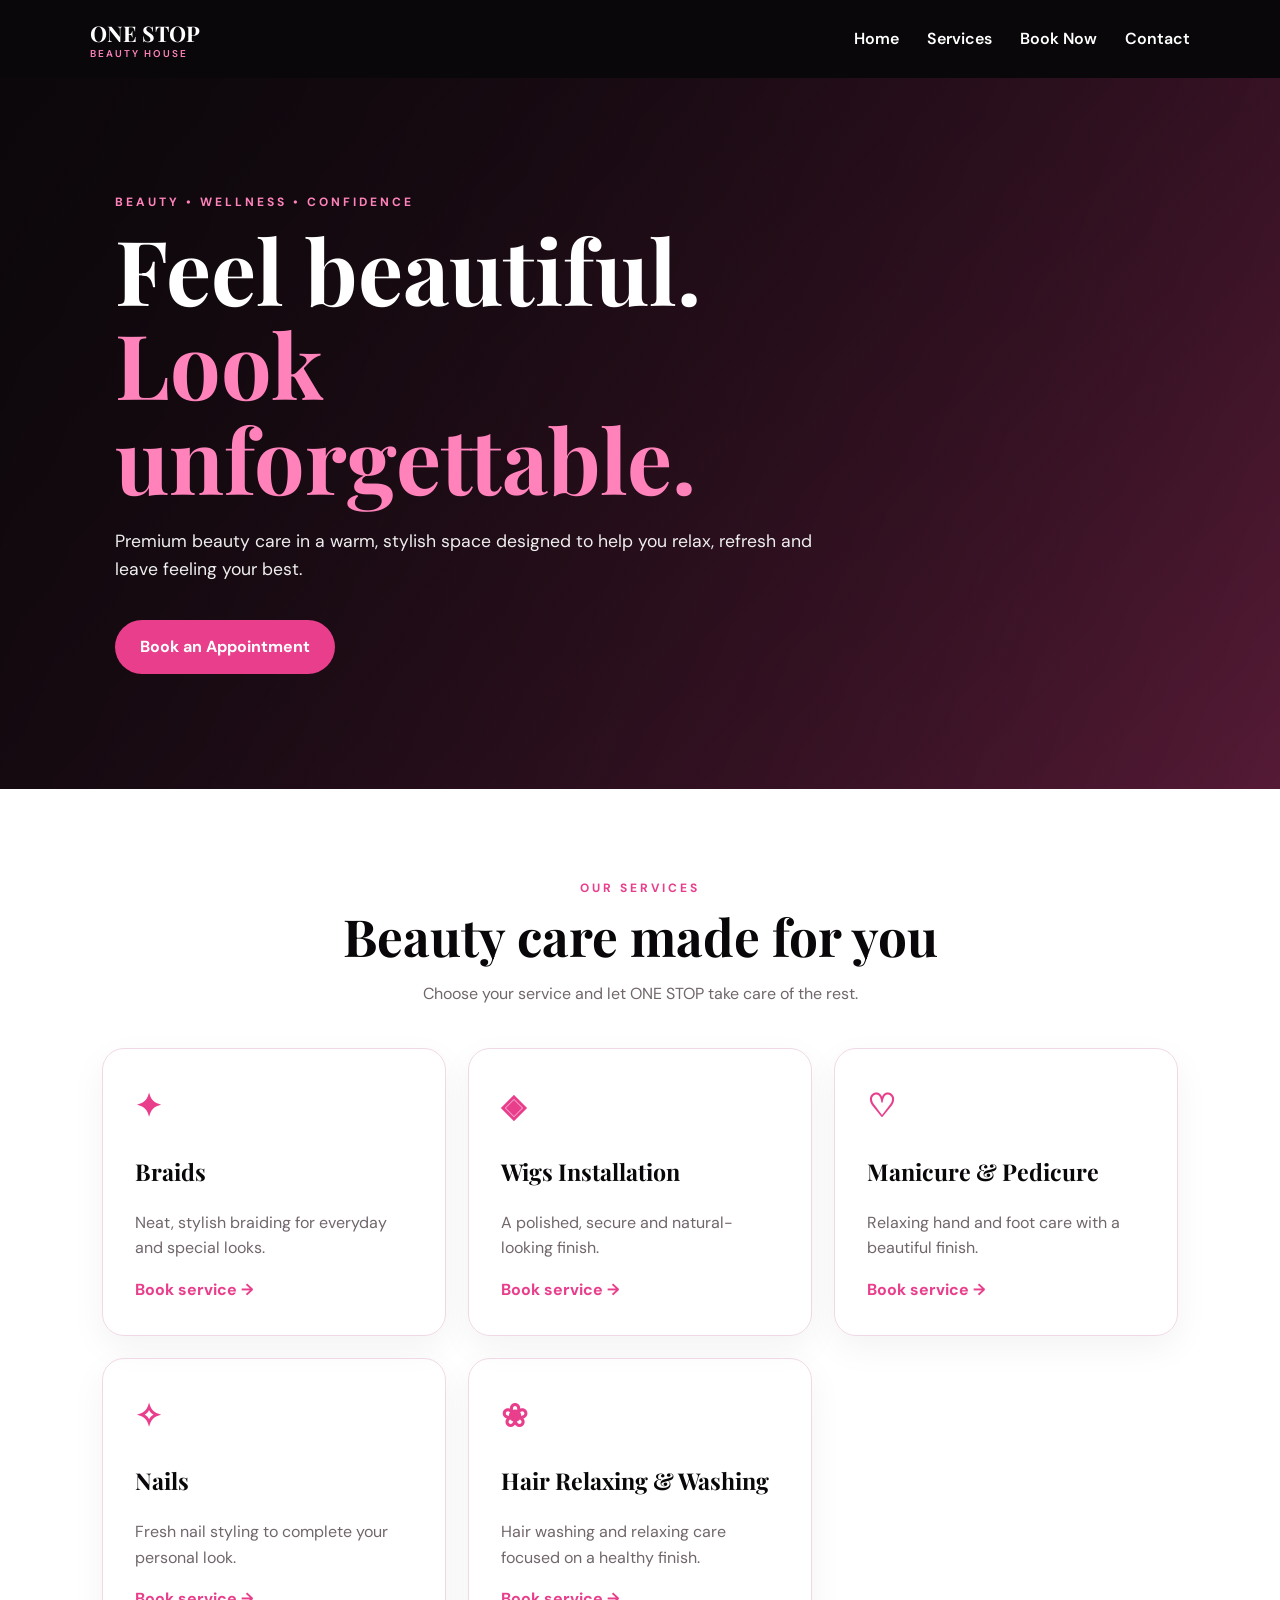
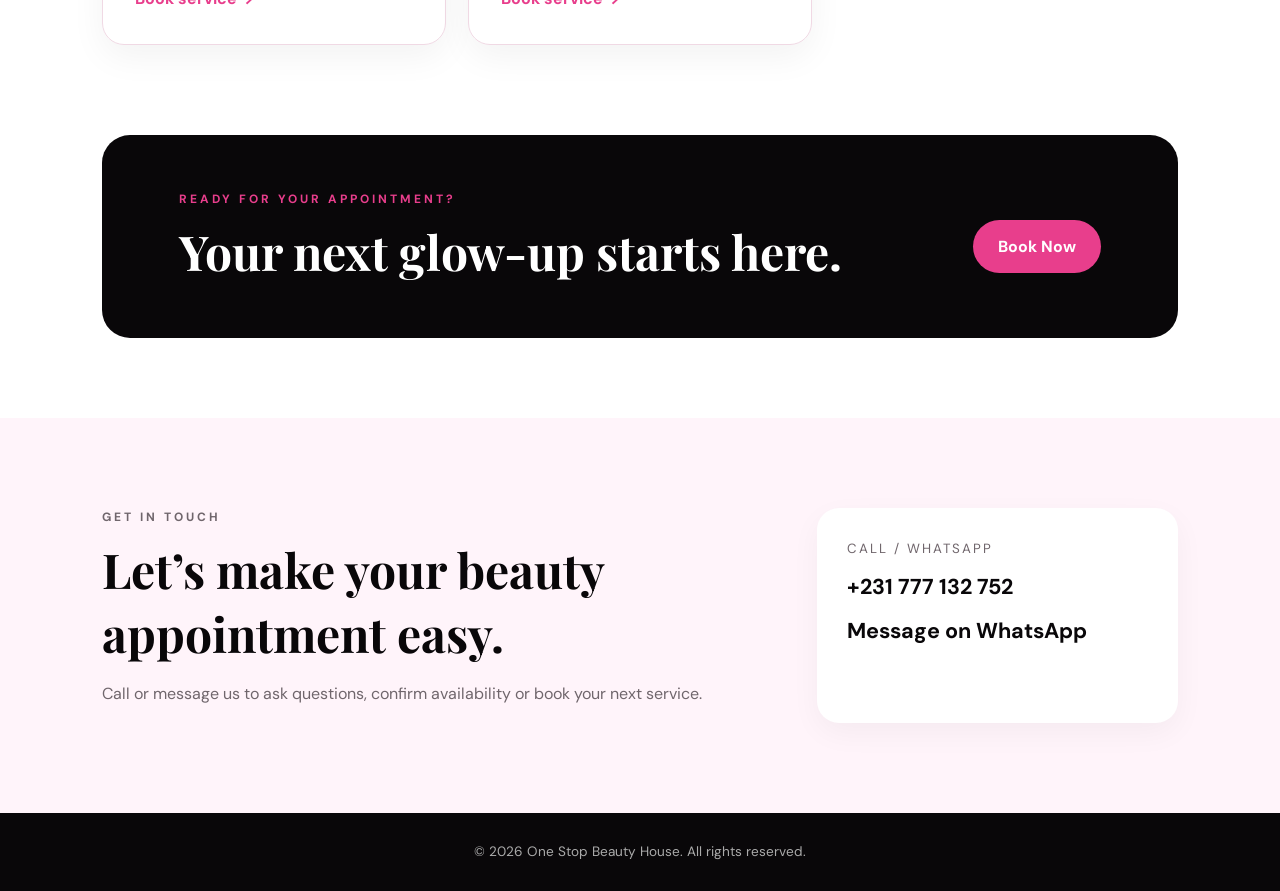
<file: index.html>
<!doctype html>
<html lang="en"><head><meta charset="UTF-8"><meta name="viewport" content="width=device-width,initial-scale=1">
<title>One Stop Beauty House</title><link rel="stylesheet" href="css/style.css"></head>
<body>
<header class="nav"><a class="logo" href="index.html">ONE STOP <small>BEAUTY HOUSE</small></a><button class="menu">☰</button>
<nav><a href="#home">Home</a><a href="#services">Services</a><a href="booking.html">Book Now</a><a href="#contact">Contact</a></nav></header>
<section id="home" class="hero"><div><p class="eyebrow">BEAUTY • WELLNESS • CONFIDENCE</p><h1>Feel beautiful.<br><span>Look unforgettable.</span></h1><p>Premium beauty care in a warm, stylish space designed to help you relax, refresh and leave feeling your best.</p><a class="btn" href="booking.html">Book an Appointment</a></div></section>
<section id="services" class="section"><div class="heading"><p class="eyebrow">OUR SERVICES</p><h2>Beauty care made for you</h2><p>Choose your service and let ONE STOP take care of the rest.</p></div>
<div class="cards">
<article><b>✦</b><h3>Braids</h3><p>Neat, stylish braiding for everyday and special looks.</p><a href="booking.html?service=Braids">Book service →</a></article>
<article><b>◈</b><h3>Wigs Installation</h3><p>A polished, secure and natural-looking finish.</p><a href="booking.html?service=Wigs%20Installation">Book service →</a></article>
<article><b>♡</b><h3>Manicure & Pedicure</h3><p>Relaxing hand and foot care with a beautiful finish.</p><a href="booking.html?service=Manicure%20and%20Pedicure">Book service →</a></article>
<article><b>✧</b><h3>Nails</h3><p>Fresh nail styling to complete your personal look.</p><a href="booking.html?service=Nails">Book service →</a></article>
<article><b>❀</b><h3>Hair Relaxing & Washing</h3><p>Hair washing and relaxing care focused on a healthy finish.</p><a href="booking.html?service=Hair%20Relaxing%20and%20Washing">Book service →</a></article>
</div></section>
<section class="cta"><div><p class="eyebrow">READY FOR YOUR APPOINTMENT?</p><h2>Your next glow-up starts here.</h2></div><a class="btn" href="booking.html">Book Now</a></section>
<section id="contact" class="contact section"><div><p class="eyebrow">GET IN TOUCH</p><h2>Let’s make your beauty appointment easy.</h2><p>Call or message us to ask questions, confirm availability or book your next service.</p></div>
<div class="contactbox"><small>CALL / WHATSAPP</small><a href="tel:+231777132752">+231 777 132 752</a><a class="pink" href="https://wa.me/231777132752" target="_blank">Message on WhatsApp</a></div></section>
<footer>© 2026 One Stop Beauty House. All rights reserved.</footer>
<script src="js/main.js"></script></body></html>
</file>
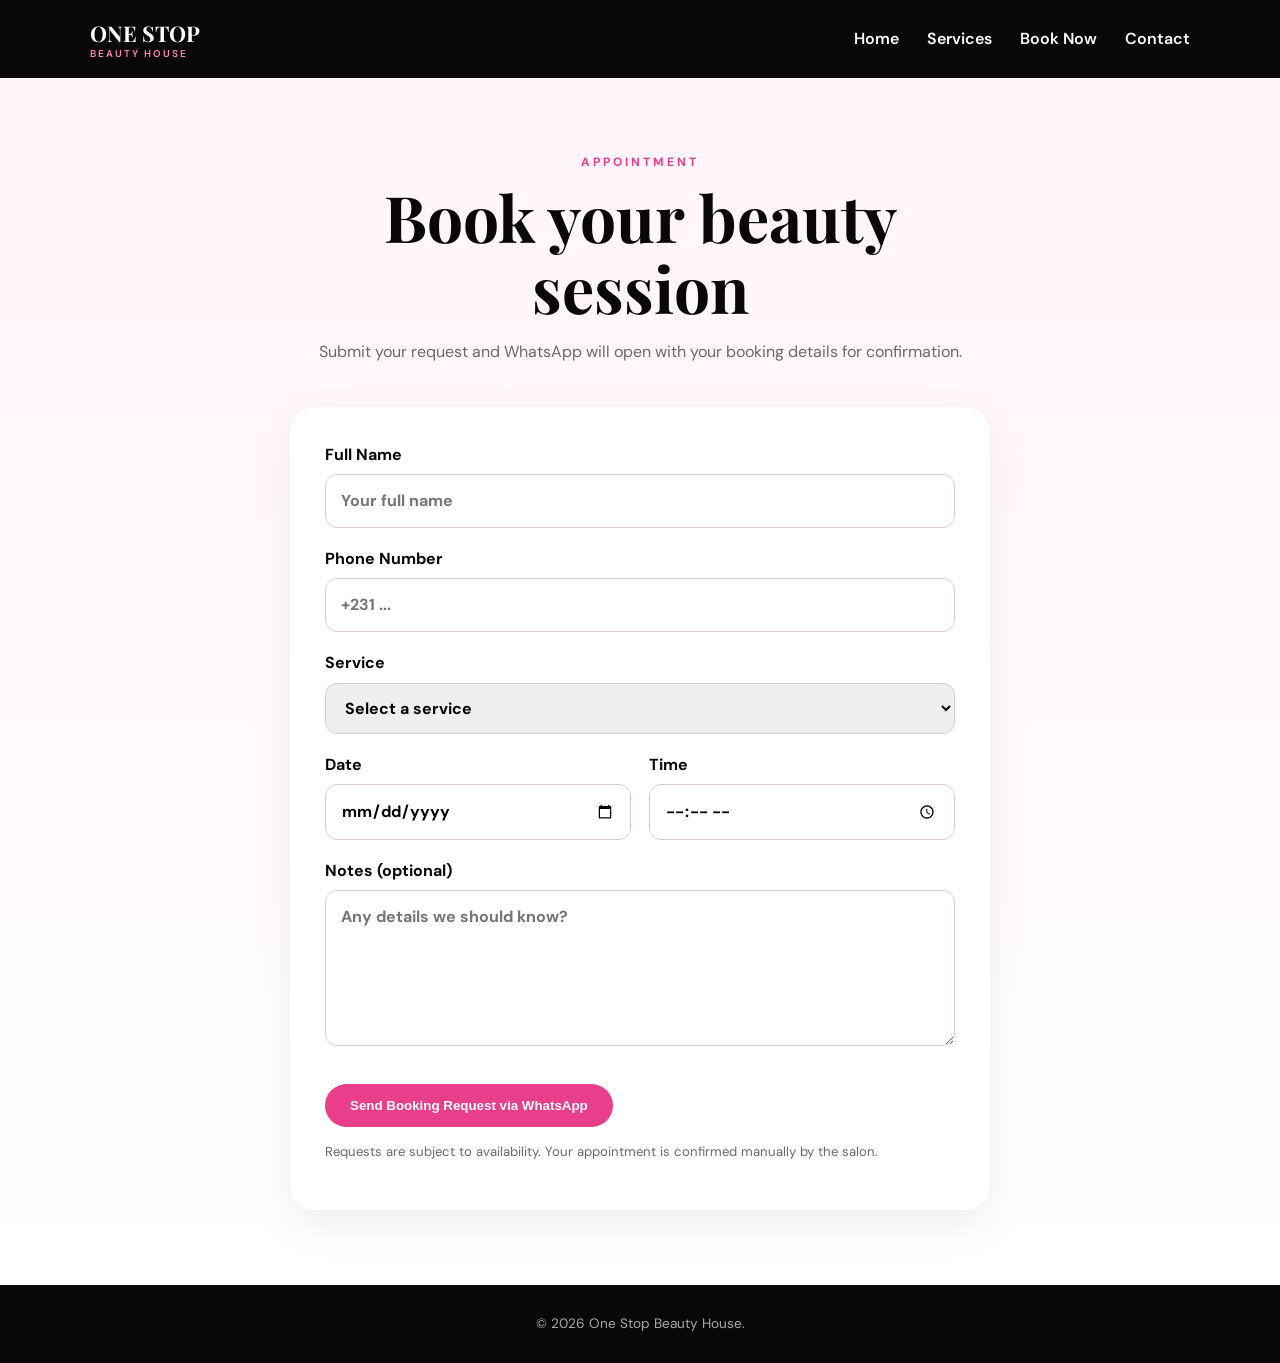
<file: booking.html>
<!doctype html><html lang="en"><head><meta charset="UTF-8"><meta name="viewport" content="width=device-width,initial-scale=1">
<title>Book an Appointment | ONE STOP</title><link rel="stylesheet" href="css/style.css"></head>
<body><header class="nav"><a class="logo" href="index.html">ONE STOP <small>BEAUTY HOUSE</small></a><button class="menu">☰</button><nav><a href="index.html">Home</a><a href="index.html#services">Services</a><a href="booking.html">Book Now</a><a href="index.html#contact">Contact</a></nav></header>
<main class="booking"><div class="heading"><p class="eyebrow">APPOINTMENT</p><h1>Book your beauty session</h1><p>Submit your request and WhatsApp will open with your booking details for confirmation.</p></div>
<form id="bookingForm"><label>Full Name<input id="name" required placeholder="Your full name"></label><label>Phone Number<input id="phone" required placeholder="+231 ..."></label>
<label>Service<select id="service" required><option value="">Select a service</option><option>Braids</option><option>Wigs Installation</option><option>Manicure and Pedicure</option><option>Nails</option><option>Hair Relaxing and Washing</option></select></label>
<div class="grid"><label>Date<input id="date" type="date" required></label><label>Time<input id="time" type="time" required></label></div>
<label>Notes (optional)<textarea id="notes" rows="5" placeholder="Any details we should know?"></textarea></label>
<button class="btn" type="submit">Send Booking Request via WhatsApp</button><p class="note">Requests are subject to availability. Your appointment is confirmed manually by the salon.</p></form></main>
<footer>© 2026 One Stop Beauty House.</footer><script src="js/booking.js"></script></body></html>
</file>
<file: css/style.css>
@import url('https://fonts.googleapis.com/css2?family=DM+Sans:wght@400;600;700&family=Playfair+Display:wght@600;700&display=swap');
:root{--pink:#e83e8c;--light:#fff4fa;--black:#090709;--muted:#70666c}*{box-sizing:border-box}html{scroll-behavior:smooth}body{margin:0;font-family:'DM Sans',sans-serif;color:var(--black);line-height:1.6}.nav{height:78px;background:var(--black);color:#fff;display:flex;align-items:center;justify-content:space-between;padding:0 7%;position:sticky;top:0;z-index:5}.logo{font:700 1.35rem 'Playfair Display';color:#fff;text-decoration:none}.logo small{display:block;font:600 .62rem 'DM Sans';letter-spacing:2px;color:#ff82bb}.nav nav{display:flex;gap:28px}.nav nav a{color:#fff;text-decoration:none;font-weight:600}.menu{display:none;background:none;border:0;color:#fff;font-size:25px}.hero{min-height:78vh;padding:9%;display:flex;align-items:center;color:#fff;background:linear-gradient(110deg,#090709eb,#090709a8),linear-gradient(135deg,#210b18,#e83e8c)}.hero>div{max-width:720px}.eyebrow{font-size:.75rem;letter-spacing:3px;font-weight:700;color:var(--pink);margin:0 0 10px}.hero .eyebrow{color:#ff82bb}.hero h1{font:700 clamp(3rem,7vw,6.5rem)/1.05 'Playfair Display';margin:0 0 22px}.hero h1 span{color:#ff82bb}.hero p:not(.eyebrow){font-size:1.1rem;color:#eee}.btn{display:inline-block;margin-top:20px;background:var(--pink);color:#fff;text-decoration:none;border:0;border-radius:999px;padding:14px 25px;font-weight:700;cursor:pointer}.section{padding:90px 8%}.heading{text-align:center;max-width:720px;margin:0 auto 42px}.heading h1,.heading h2{font:700 clamp(2.5rem,5vw,4.3rem)/1.1 'Playfair Display';margin:0 0 14px}.heading h2{font-size:3.2rem}.heading>p:last-child{color:var(--muted)}.cards{display:grid;grid-template-columns:repeat(3,1fr);gap:22px;max-width:1200px;margin:auto}.cards article{padding:32px;border:1px solid #f0d9e4;border-radius:22px;box-shadow:0 12px 35px #0000000d}.cards b{font-size:2rem;color:var(--pink)}.cards h3{font:700 1.45rem 'Playfair Display'}.cards p{color:var(--muted)}.cards a,.pink{color:var(--pink);font-weight:700;text-decoration:none}.cta{margin:0 8% 80px;padding:55px 6%;border-radius:28px;background:var(--black);color:#fff;display:flex;justify-content:space-between;align-items:center;gap:25px}.cta h2{font:700 3rem 'Playfair Display';margin:0}.contact{background:var(--light);display:grid;grid-template-columns:1.3fr .7fr;gap:45px}.contact h2{font:700 3rem 'Playfair Display';margin:0 0 15px}.contact p{color:var(--muted)}.contactbox{background:#fff;border-radius:22px;padding:30px;display:flex;flex-direction:column;gap:10px;box-shadow:0 10px 30px #0000000b}.contactbox small{letter-spacing:2px;color:var(--muted)}.contactbox a{font-size:1.35rem;color:var(--black);font-weight:700;text-decoration:none}footer{background:var(--black);color:#aaa;text-align:center;padding:28px;font-size:.85rem}.booking{background:linear-gradient(#fff4fa,#fff);padding:75px 6%;min-height:calc(100vh - 130px)}form{max-width:700px;margin:auto;background:#fff;padding:35px;border-radius:25px;box-shadow:0 15px 45px #00000012}label{display:block;font-weight:700;margin:0 0 18px}input,select,textarea{display:block;width:100%;margin-top:7px;padding:13px 15px;border:1px solid #dfcbd5;border-radius:12px;font:inherit}input:focus,select:focus,textarea:focus{outline:2px solid #f5b4d0}.grid{display:grid;grid-template-columns:1fr 1fr;gap:18px}.note{color:var(--muted);font-size:.82rem;margin-top:14px}
@media(max-width:800px){.nav nav{display:none;position:absolute;top:78px;left:0;right:0;background:#090709;padding:20px 7%;flex-direction:column}.nav nav.open{display:flex}.menu{display:block}.cards{grid-template-columns:1fr}.contact{grid-template-columns:1fr}.cta{flex-direction:column;align-items:flex-start}.cta h2{font-size:2.3rem}.grid{grid-template-columns:1fr}}
</file>
